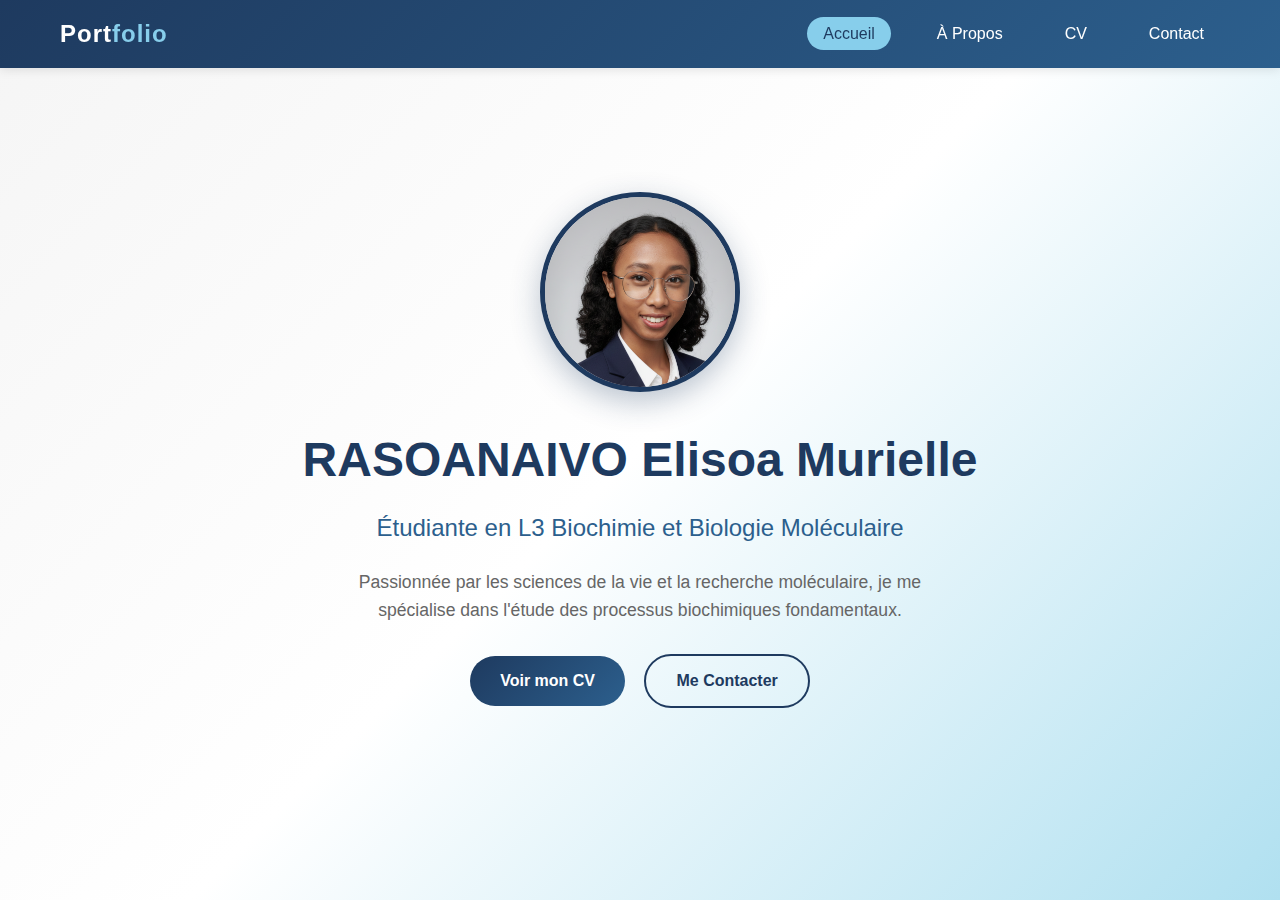
<file: index.html>
<!DOCTYPE html>
<html lang="fr">
<head>
    <meta charset="UTF-8">
    <meta name="viewport" content="width=device-width, initial-scale=1.0">
    <meta http-equiv="Cache-Control" content="no-cache, no-store, must-revalidate">
    <title>Portfolio - Biochimiste Moléculaire</title>
    <link rel="stylesheet" href="css/style.css">
</head>
<body>
    <header>
        <nav>
            <div class="logo">Port<span>folio</span></div>
            <ul class="nav-links">
                <li><a href="index.html" class="active">Accueil</a></li>
                <li><a href="about.html">À Propos</a></li>
                <li><a href="cv.html">CV</a></li>
                <li><a href="contact.html">Contact</a></li>
            </ul>
            <div class="hamburger">
                <span></span>
                <span></span>
                <span></span>
            </div>
        </nav>
    </header>

    <main>
        <section class="hero">
            <div class="hero-content">
                <div class="profile-photo">
                    <img src="/assets/IMG_20251213_174548.png" alt="Photo">
                </div>
                <h1>RASOANAIVO Elisoa Murielle</h1>
                <h2>Étudiante en L3 Biochimie et Biologie Moléculaire</h2>
                <p>Passionnée par les sciences de la vie et la recherche moléculaire, je me spécialise dans l'étude des processus biochimiques fondamentaux.</p>
                <div class="hero-buttons">
                    <a href="cv.html" class="btn">Voir mon CV</a>
                    <a href="contact.html" class="btn btn-secondary">Me Contacter</a>
                </div>
            </div>
        </section>
    </main>

    <script src="js/main.js"></script>
</body>
</html>
</file>
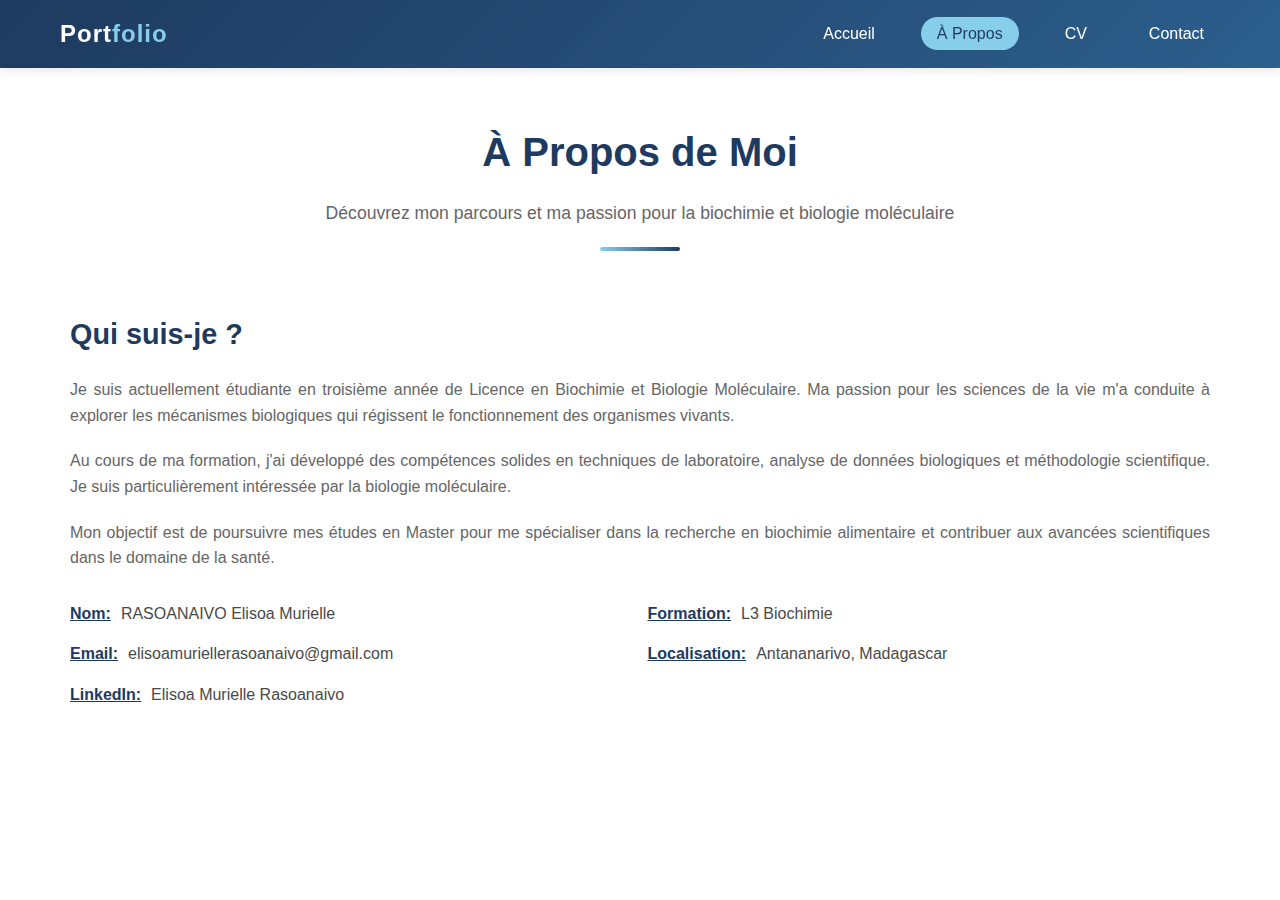
<file: about.html>
<!DOCTYPE html>
<html lang="fr">
<head>
    <meta charset="UTF-8">
    <meta name="viewport" content="width=device-width, initial-scale=1.0">
    <meta http-equiv="Cache-Control" content="no-cache, no-store, must-revalidate">
    <title>À Propos - Portfolio Biochimie</title>
    <link rel="stylesheet" href="css/style.css">
</head>
<body>
    <header>
        <nav>
            <div class="logo">Port<span>folio</span></div>
            <ul class="nav-links">
                <li><a href="index.html">Accueil</a></li>
                <li><a href="about.html" class="active">À Propos</a></li>
                <li><a href="cv.html">CV</a></li>
                <li><a href="contact.html">Contact</a></li>
            </ul>
            <div class="hamburger">
                <span></span>
                <span></span>
                <span></span>
            </div>
        </nav>
    </header>

    <main>
        <section class="about-section" style="padding-top: 120px;">
            <div class="container">
                <div class="section-title">
                    <h2>À Propos de Moi</h2>
                    <p>Découvrez mon parcours et ma passion pour la biochimie et biologie moléculaire</p>
                </div>
                
                <div class="about-content">
                    <div class="about-text">
                        <h3>Qui suis-je ?</h3>
                        <p>
                            Je suis actuellement étudiante en troisième année de Licence en Biochimie et Biologie Moléculaire. 
                            Ma passion pour les sciences de la vie m'a conduite à explorer les mécanismes biologiques 
                            qui régissent le fonctionnement des organismes vivants.
                        </p>
                        <p>
                            Au cours de ma formation, j'ai développé des compétences solides en techniques de laboratoire, 
                            analyse de données biologiques et méthodologie scientifique. Je suis particulièrement 
                            intéressée par la biologie moléculaire.
                        </p>
                        <p>
                            Mon objectif est de poursuivre mes études en Master pour me spécialiser dans la recherche 
                            en biochimie alimentaire et contribuer aux avancées scientifiques dans le domaine de la santé.
                        </p>
                        
                        <div class="about-info">
                            <div class="info-item">
                                <span>Nom:</span>
                                <span>RASOANAIVO Elisoa Murielle</span>
                            </div>
                            <div class="info-item">
                                <span>Formation:</span>
                                <span>L3 Biochimie</span>
                            </div>
                            <div class="info-item">
                                <span>Email:</span>
                                <span>elisoamuriellerasoanaivo@gmail.com</span>
                            </div>
                            <div class="info-item">
                                <span>Localisation:</span>
                                <span>Antananarivo, Madagascar</span>
                            </div>
                             <div class="info-item">
                                <span>LinkedIn:</span>
                                <span>Elisoa Murielle Rasoanaivo</span>
                            </div>
                        </div>
                    </div>
                </div>
            </div>
        </section>
    </main>

    <script src="js/main.js"></script>
</body>
</html>
</file>
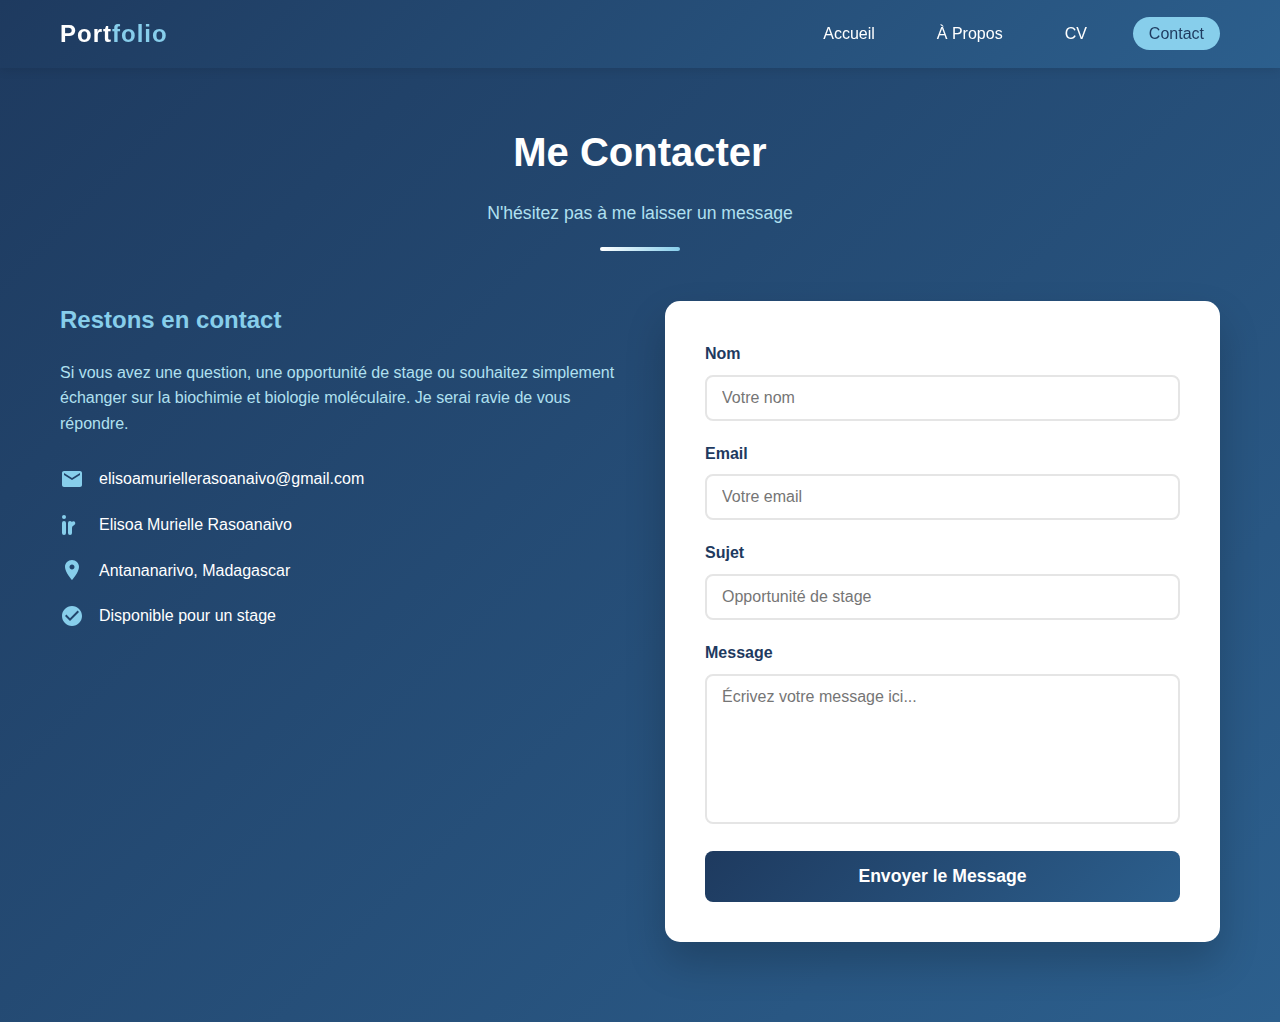
<file: contact.html>
<!DOCTYPE html>
<html lang="fr">
<head>
    <meta charset="UTF-8">
    <meta name="viewport" content="width=device-width, initial-scale=1.0">
    <meta http-equiv="Cache-Control" content="no-cache, no-store, must-revalidate">
    <title>Contact - Portfolio Biochimie</title>
    <link rel="stylesheet" href="css/style.css">
</head>
<body>
    <header>
        <nav>
            <div class="logo">Port<span>folio</span></div>
            <ul class="nav-links">
                <li><a href="index.html">Accueil</a></li>
                <li><a href="about.html">À Propos</a></li>
                <li><a href="cv.html">CV</a></li>
                <li><a href="contact.html" class="active">Contact</a></li>
            </ul>
            <div class="hamburger">
                <span></span>
                <span></span>
                <span></span>
            </div>
        </nav>
    </header>

    <main>
        <section class="contact-section" style="padding-top: 120px; min-height: calc(100vh - 80px);">
            <div class="container">
                <div class="section-title">
                    <h2>Me Contacter</h2>
                    <p>N'hésitez pas à me laisser un message</p>
                </div>
                
                <div class="contact-content">
                    <div class="contact-info">
                        <h3>Restons en contact</h3>
                        <p>
                             Si vous avez une question, une opportunité de stage ou souhaitez simplement 
                            échanger sur la biochimie et biologie moléculaire. Je serai ravie de vous répondre.
                        </p>
                        
                        <div class="contact-details">
                            <div class="contact-item">
                                <svg xmlns="http://www.w3.org/2000/svg" viewBox="0 0 24 24">
                                    <path d="M20 4H4c-1.1 0-1.99.9-1.99 2L2 18c0 1.1.9 2 2 2h16c1.1 0 2-.9 2-2V6c0-1.1-.9-2-2-2zm0 4l-8 5-8-5V6l8 5 8-5v2z"/>
                                </svg>
                                <span>elisoamuriellerasoanaivo@gmail.com</span>
                            </div>
                             <div class="contact-item">
                               <svg xmlns="http://www.w3.org/2000/svg" width="1em" height="1em" viewBox="0 0 24 24"><title xmlns="">linkedin</title><circle cx="4" cy="4" r="2" fill="currentColor" fill-opacity="0"><animate fill="freeze" attributeName="fill-opacity" dur="0.15s" values="0;1"/></circle><g fill="none" stroke="currentColor" stroke-linecap="round" stroke-linejoin="round" stroke-width="4"><path stroke-dasharray="12" stroke-dashoffset="12" d="M4 10v10"><animate fill="freeze" attributeName="stroke-dashoffset" begin="0.15s" dur="0.2s" values="12;0"/></path><path stroke-dasharray="12" stroke-dashoffset="12" d="M10 10v10"><animate fill="freeze" attributeName="stroke-dashoffset" begin="0.45s" dur="0.2s" values="12;0"/></path><path stroke-dasharray="24" stroke-dashoffset="24" d="M10 15c0 -2.76 2.24 -5 5 -5c2.76 0 5 2.24 5 5v5"><animate fill="freeze" attributeName="stroke-dashoffset" begin="0.65s" dur="0.2s" values="24;0"/></path></g></svg>
                                <span>Elisoa Murielle Rasoanaivo</span>
                            </div>
                            <div class="contact-item">
                                <svg xmlns="http://www.w3.org/2000/svg" viewBox="0 0 24 24">
                                    <path d="M12 2C8.13 2 5 5.13 5 9c0 5.25 7 13 7 13s7-7.75 7-13c0-3.87-3.13-7-7-7zm0 9.5c-1.38 0-2.5-1.12-2.5-2.5s1.12-2.5 2.5-2.5 2.5 1.12 2.5 2.5-1.12 2.5-2.5 2.5z"/>
                                </svg>
                                <span>Antananarivo, Madagascar</span>
                            </div>
                            <div class="contact-item">
                                <svg xmlns="http://www.w3.org/2000/svg" viewBox="0 0 24 24">
                                    <path d="M12 2C6.48 2 2 6.48 2 12s4.48 10 10 10 10-4.48 10-10S17.52 2 12 2zm-2 15l-5-5 1.41-1.41L10 14.17l7.59-7.59L19 8l-9 9z"/>
                                </svg>
                                <span>Disponible pour un stage</span>
                            </div>
                        </div>
                    </div>
                    
                    <div class="contact-form">
                        <form id="contactForm" action="https://formspree.io/f/YOUR_FORM_ID_HERE" method="POST">
                            <div class="form-group">
                                <label for="name">Nom</label>
                                <input type="text" id="name" name="name" placeholder="Votre nom" required>
                            </div>
                            <div class="form-group">
                                <label for="email">Email</label>
                                <input type="email" id="email" name="email" placeholder="Votre email" required>
                            </div>
                            <div class="form-group">
                                <label for="subject">Sujet</label>
                                <input type="text" id="subject" name="subject" placeholder="Opportunité de stage" required>
                            </div>
                            <div class="form-group">
                                <label for="message">Message</label>
                                <textarea id="message" name="message" placeholder="Écrivez votre message ici..." required></textarea>
                            </div>
                            <button type="submit" class="submit-btn">Envoyer le Message</button>
                        </form>
                        <div class="success-message">
                            Votre message a été envoyé avec succès ! Je vous répondrai dans les plus brefs délais.
                        </div>
                        <div class="error-message"></div>
                    </div>
                </div>
            </div>
        </section>
    </main>


    <script src="js/main.js"></script>
</body>
</html>
</file>
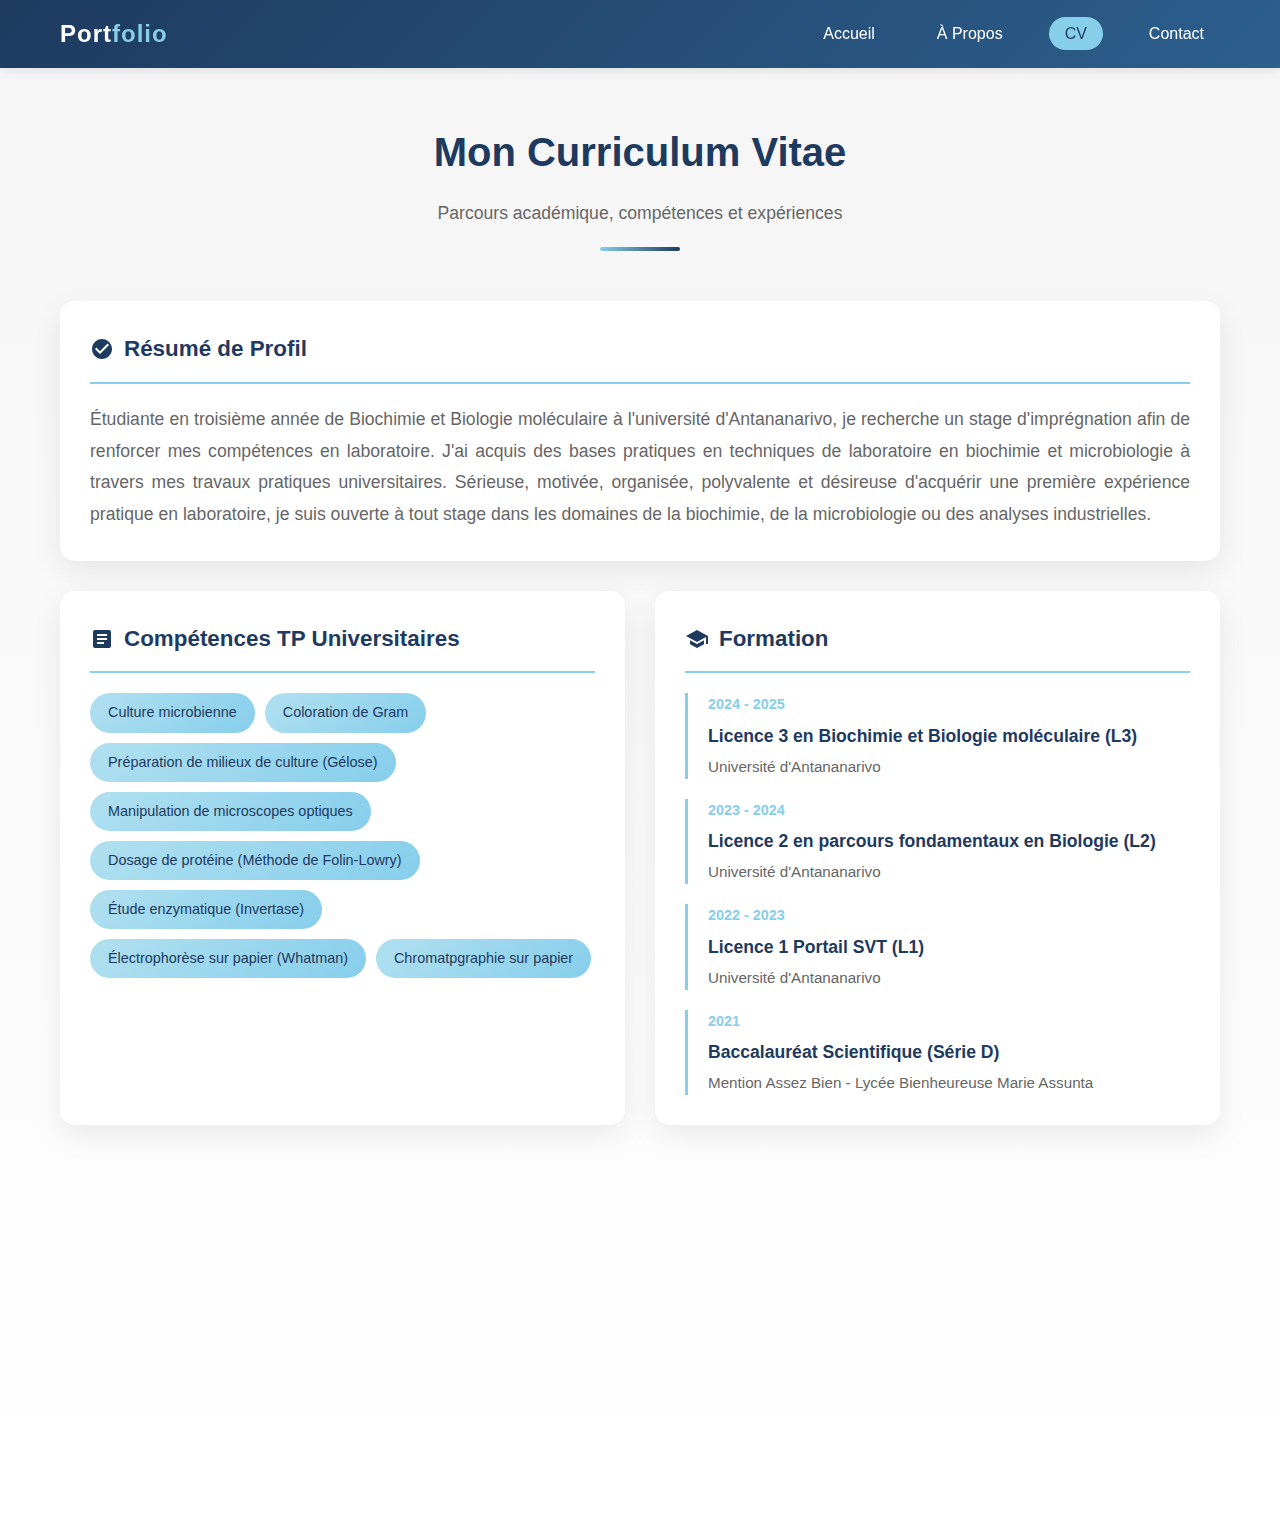
<file: cv.html>
<!DOCTYPE html>
<html lang="fr">
<head>
    <meta charset="UTF-8">
    <meta name="viewport" content="width=device-width, initial-scale=1.0">
    <meta http-equiv="Cache-Control" content="no-cache, no-store, must-revalidate">
    <title>CV - Portfolio Biochimie</title>
    <link rel="stylesheet" href="css/style.css">
</head>
<body>
    <header>
        <nav>
            <div class="logo">Port<span>folio</span></div>
            <ul class="nav-links">
                <li><a href="index.html">Accueil</a></li>
                <li><a href="about.html">À Propos</a></li>
                <li><a href="cv.html" class="active">CV</a></li>
                <li><a href="contact.html">Contact</a></li>
            </ul>
            <div class="hamburger">
                <span></span>
                <span></span>
                <span></span>
            </div>
        </nav>
    </header>

    <main>
        <section class="cv-section" style="padding-top: 120px;">
            <div class="container">
                <div class="section-title">
                    <h2>Mon Curriculum Vitae</h2>
                    <p>Parcours académique, compétences et expériences</p>
                </div>
                
                <div class="cv-grid">
                    <div class="cv-card full-width">
                        <h3>
                            <svg xmlns="http://www.w3.org/2000/svg" viewBox="0 0 24 24">
                                <path d="M12 2C6.48 2 2 6.48 2 12s4.48 10 10 10 10-4.48 10-10S17.52 2 12 2zm-2 15l-5-5 1.41-1.41L10 14.17l7.59-7.59L19 8l-9 9z"/>
                            </svg>
                            Résumé de Profil
                        </h3>
                        <p class="profile-summary">
                            Étudiante en troisième année de Biochimie et Biologie moléculaire à l'université d'Antananarivo, je recherche un stage d'imprégnation afin de renforcer mes compétences en laboratoire. J'ai acquis des bases pratiques en techniques de laboratoire en biochimie et microbiologie à travers mes travaux pratiques universitaires. Sérieuse, motivée, organisée, polyvalente et désireuse d'acquérir une première expérience pratique en laboratoire, je suis ouverte à tout stage  dans les domaines de la biochimie, de la microbiologie ou des analyses industrielles.  
                        </p>
                    </div>
                    
                    <div class="cv-card">
                        <h3>
                            <svg xmlns="http://www.w3.org/2000/svg" viewBox="0 0 24 24">
                                <path d="M19 3H5c-1.1 0-2 .9-2 2v14c0 1.1.9 2 2 2h14c1.1 0 2-.9 2-2V5c0-1.1-.9-2-2-2zm-5 14H7v-2h7v2zm3-4H7v-2h10v2zm0-4H7V7h10v2z"/>
                            </svg>
                            Compétences TP Universitaires
                        </h3>
                        <div class="skill-list">
                            <span class="skill-item">Culture microbienne</span>
                            <span class="skill-item">Coloration de Gram</span>
                            <span class="skill-item">Préparation de milieux de culture (Gélose)</span>
                            <span class="skill-item">Manipulation de microscopes optiques</span>
                            <span class="skill-item">Dosage de protéine (Méthode de Folin-Lowry)</span>
                            <span class="skill-item">Étude enzymatique (Invertase)</span>
                            <span class="skill-item">Électrophorèse sur papier (Whatman)</span>
                            <span class="skill-item">Chromatpgraphie sur papier</span>
                        </div>
                    </div>
                    
                    <div class="cv-card">
                        <h3>
                            <svg xmlns="http://www.w3.org/2000/svg" viewBox="0 0 24 24">
                                <path d="M5 13.18v4L12 21l7-3.82v-4L12 17l-7-3.82zM12 3L1 9l11 6 9-4.91V17h2V9L12 3z"/>
                            </svg>
                            Formation
                        </h3>
                        <div class="formation-item">
                            <div class="date">2024 - 2025</div>
                            <h4>Licence 3 en Biochimie et Biologie moléculaire (L3)</h4>
                            <p>Université d'Antananarivo</p>
                        </div>
                        <div class="formation-item">
                            <div class="date">2023 - 2024</div>
                            <h4>Licence 2 en parcours fondamentaux en Biologie (L2)</h4>
                            <p>Université d'Antananarivo</p>
                        </div>
                            <div class="formation-item">
                            <div class="date">2022 - 2023</div>
                            <h4>Licence 1 Portail SVT (L1)</h4>
                            <p>Université d'Antananarivo</p>
                        </div>
                        <div class="formation-item">
                            <div class="date">2021</div>
                            <h4>Baccalauréat Scientifique (Série D)</h4>
                            <p>Mention Assez Bien - Lycée Bienheureuse Marie Assunta</p>
                        </div>
                    </div>
                    
                    <div class="cv-card">
                        <h3>
                            <svg xmlns="http://www.w3.org/2000/svg" viewBox="0 0 24 24">
                                <path d="M12.87 15.07l-2.54-2.51.03-.03c1.74-1.94 2.98-4.17 3.71-6.53H17V4h-7V2H8v2H1v1.99h11.17C11.5 7.92 10.44 9.75 9 11.35 8.07 10.32 7.3 9.19 6.69 8h-2c.73 1.63 1.73 3.17 2.98 4.56l-5.09 5.02L4 19l5-5 3.11 3.11.76-2.04zM18.5 10h-2L12 22h2l1.12-3h4.75L21 22h2l-4.5-12zm-2.62 7l1.62-4.33L19.12 17h-3.24z"/>
                            </svg>
                            Langues
                        </h3>
                        <div class="language-list">
                            <div class="language-item">
                                <span class="language-name">Français</span>
                                <span class="language-level">Niveau DELF B2</span>
                                <div class="progress-bar">
                                    <div class="progress-fill" style="width: 70%;"></div>
                                </div>
                            </div>
                            <div class="language-item">
                                <span class="language-name">Anglais</span>
                                <span class="language-level">Niveau Intermédiaire</span>
                                <div class="progress-bar">
                                    <div class="progress-fill" style="width: 50%;"></div>
                                </div>
                            </div>
                            <div class="language-item">
                                <span class="language-name">Malagasy</span>
                                <span class="language-level">Langue maternelle</span>
                                <div class="progress-bar">
                                    <div class="progress-fill" style="width: 100%;"></div>
                                </div>
                            </div>
                        </div>
                    </div>
                    
                    <div class="cv-card">
                        <h3>
                            <svg xmlns="http://www.w3.org/2000/svg" viewBox="0 0 24 24">
                                <path d="M20 18c1.1 0 1.99-.9 1.99-2L22 6c0-1.1-.9-2-2-2H4c-1.1 0-2 .9-2 2v10c0 1.1.9 2 2 2H0v2h24v-2h-4zM4 6h16v10H4V6z"/>
                            </svg>
                            Compétences Informatiques
                        </h3>
                        <div class="info-list">
                            <div class="info-item-cv">
                                <span class="info-name">Suite Office</span>
                                <span class="info-level">Word</span>
                            </div>
                            <div class="info-item-cv">
                                <span class="info-name">Logiciels scientifiques</span>
                                <span class="info-level">Garlic Proteine Visualization</span>
                            </div>
                            <div class="info-item-cv">
                                <span class="info-name">Statistiques</span>
                                <span class="info-level">R</span>
                            </div>
                        </div>
                    </div>
                </div>
            </div>
        </section>
    </main>


    <script src="js/main.js"></script>
</body>
</html>
</file>
<file: css/style.css>
* {
    margin: 0;
    padding: 0;
    box-sizing: border-box;
}

:root {
    --sky-blue: #87CEEB;
    --sky-blue-light: #B0E0F0;
    --guardian-blue: #1E3A5F;
    --guardian-blue-light: #2C5F8D;
    --white: #FFFFFF;
    --gray-light: #F5F5F5;
    --gray: #E5E5E5;
    --gray-dark: #4A4A4A;
    --gray-text: #666666;
}

html {
    scroll-behavior: smooth;
}

body {
    font-family: 'Segoe UI', Tahoma, Geneva, Verdana, sans-serif;
    line-height: 1.6;
    color: var(--gray-dark);
    background-color: var(--white);
}

a {
    text-decoration: none;
    color: inherit;
}

ul {
    list-style: none;
}

.container {
    max-width: 1200px;
    margin: 0 auto;
    padding: 0 20px;
}

header {
    background: linear-gradient(135deg, var(--guardian-blue) 0%, var(--guardian-blue-light) 100%);
    padding: 15px 0;
    position: fixed;
    width: 100%;
    top: 0;
    z-index: 1000;
    box-shadow: 0 2px 10px rgba(0, 0, 0, 0.1);
}

nav {
    display: flex;
    justify-content: space-between;
    align-items: center;
    max-width: 1200px;
    margin: 0 auto;
    padding: 0 20px;
}

.logo {
    font-size: 1.5rem;
    font-weight: 700;
    color: var(--white);
    letter-spacing: 1px;
}

.logo span {
    color: var(--sky-blue);
}

.nav-links {
    display: flex;
    gap: 30px;
}

.nav-links a {
    color: var(--white);
    font-weight: 500;
    padding: 8px 16px;
    border-radius: 25px;
    transition: all 0.3s ease;
}

.nav-links a:hover,
.nav-links a.active {
    background-color: var(--sky-blue);
    color: var(--guardian-blue);
}

.hamburger {
    display: none;
    flex-direction: column;
    cursor: pointer;
    gap: 5px;
}

.hamburger span {
    width: 25px;
    height: 3px;
    background-color: var(--white);
    border-radius: 3px;
    transition: all 0.3s ease;
}

.hero {
    min-height: 100vh;
    display: flex;
    align-items: center;
    justify-content: center;
    background: linear-gradient(135deg, var(--gray-light) 0%, var(--white) 50%, var(--sky-blue-light) 100%);
    padding-top: 80px;
}

.hero-content {
    text-align: center;
    animation: fadeInUp 1s ease;
}

.profile-photo {
    width: 200px;
    height: 200px;
    border-radius: 50%;
    border: 5px solid var(--guardian-blue);
    box-shadow: 0 10px 30px rgba(30, 58, 95, 0.3);
    margin-bottom: 30px;
    object-fit: cover;
    background-color: var(--gray);
    display: flex;
    align-items: center;
    justify-content: center;
    margin-left: auto;
    margin-right: auto;
    overflow: hidden;
}

.profile-photo img {
    width: 100%;
    height: 100%;
    object-fit: cover;
}

.photo-placeholder {
    width: 100%;
    height: 100%;
    display: flex;
    flex-direction: column;
    align-items: center;
    justify-content: center;
    background-color: var(--gray);
    color: var(--gray-dark);
    font-size: 0.9rem;
}


.hero h1 {
    font-size: 3rem;
    color: var(--guardian-blue);
    margin-bottom: 10px;
}

.hero h2 {
    font-size: 1.5rem;
    color: var(--guardian-blue-light);
    font-weight: 400;
    margin-bottom: 20px;
}

.hero p {
    font-size: 1.1rem;
    color: var(--gray-text);
    max-width: 600px;
    margin: 0 auto 30px;
}

.btn {
    display: inline-block;
    padding: 12px 30px;
    background: linear-gradient(135deg, var(--guardian-blue) 0%, var(--guardian-blue-light) 100%);
    color: var(--white);
    border-radius: 30px;
    font-weight: 600;
    transition: all 0.3s ease;
    border: none;
    cursor: pointer;
}

.btn:hover {
    transform: translateY(-3px);
    box-shadow: 0 10px 20px rgba(30, 58, 95, 0.3);
}

.btn-secondary {
    background: transparent;
    border: 2px solid var(--guardian-blue);
    color: var(--guardian-blue);
    margin-left: 15px;
}

.btn-secondary:hover {
    background: var(--guardian-blue);
    color: var(--white);
}

section {
    padding: 80px 0;
}

.section-title {
    text-align: center;
    margin-bottom: 50px;
}

.section-title h2 {
    font-size: 2.5rem;
    color: var(--guardian-blue);
    margin-bottom: 15px;
}

.section-title p {
    color: var(--gray-text);
    font-size: 1.1rem;
}

.section-title::after {
    content: '';
    display: block;
    width: 80px;
    height: 4px;
    background: linear-gradient(90deg, var(--sky-blue) 0%, var(--guardian-blue) 100%);
    margin: 20px auto 0;
    border-radius: 2px;
}

.about-section {
    background-color: var(--white);
}

.about-content {
    padding: 10px ;
    align-items: center;
}

.about-text h3 {
    font-size: 1.8rem;
    color: var(--guardian-blue);
    margin-bottom: 20px;
}

.about-text p {
    color: var(--gray-text);
    margin-bottom: 20px;
    text-align: justify;
}

.about-info {
    display: grid;
    grid-template-columns: 1fr 1fr;
    gap: 15px;
    margin-top: 30px;
}

.info-item {
    display: flex;
    align-items: center;
    gap: 10px;
}

.info-item span:first-child {
    font-weight: 600;
    color: var(--guardian-blue);
    text-decoration: underline;
}

.cv-section {
    background: linear-gradient(180deg, var(--gray-light) 0%, var(--white) 100%);
}

.cv-grid {
    display: grid;
    grid-template-columns: repeat(2, 1fr);
    gap: 30px;
}

.cv-card {
    background: var(--white);
    padding: 30px;
    border-radius: 15px;
    box-shadow: 0 10px 30px rgba(0, 0, 0, 0.08);
    transition: all 0.3s ease;
}

.cv-card:hover {
    transform: translateY(-5px);
    box-shadow: 0 20px 40px rgba(0, 0, 0, 0.12);
}

.cv-card h3 {
    color: var(--guardian-blue);
    font-size: 1.4rem;
    margin-bottom: 20px;
    padding-bottom: 15px;
    border-bottom: 2px solid var(--sky-blue);
    display: flex;
    align-items: center;
    gap: 10px;
}

.cv-card h3 svg {
    width: 24px;
    height: 24px;
    fill: var(--guardian-blue);
}

.cv-card.full-width {
    grid-column: 1 / -1;
}

.profile-summary {
    font-size: 1.1rem;
    line-height: 1.8;
    color: var(--gray-text);
    text-align: justify;
}

.skill-list {
    display: flex;
    flex-wrap: wrap;
    gap: 10px;
}

.skill-item {
    background: linear-gradient(135deg, var(--sky-blue-light) 0%, var(--sky-blue) 100%);
    color: var(--guardian-blue);
    padding: 8px 18px;
    border-radius: 20px;
    font-size: 0.9rem;
    font-weight: 500;
    transition: all 0.3s ease;
}

.skill-item:hover {
    background: linear-gradient(135deg, var(--guardian-blue) 0%, var(--guardian-blue-light) 100%);
    color: var(--white);
}

.formation-item {
    margin-bottom: 20px;
    padding-left: 20px;
    border-left: 3px solid var(--sky-blue);
}

.formation-item:last-child {
    margin-bottom: 0;
}

.formation-item h4 {
    color: var(--guardian-blue);
    font-size: 1.1rem;
    margin-bottom: 5px;
}

.formation-item .date {
    color: var(--sky-blue);
    font-weight: 600;
    font-size: 0.9rem;
    margin-bottom: 5px;
}

.formation-item p {
    color: var(--gray-text);
    font-size: 0.95rem;
}

.language-list,
.info-list {
    display: flex;
    flex-direction: column;
    gap: 15px;
}

.language-item,
.info-item-cv {
    display: flex;
    justify-content: space-between;
    align-items: center;
    padding: 10px 0;
    border-bottom: 1px solid var(--gray);
}

.language-item:last-child,
.info-item-cv:last-child {
    border-bottom: none;
}

.language-name,
.info-name {
    font-weight: 600;
    color: var(--guardian-blue);
}

.language-level,
.info-level {
    color: var(--gray-text);
    font-size: 0.9rem;
}

.progress-bar {
    width: 100px;
    height: 8px;
    background-color: var(--gray);
    border-radius: 4px;
    overflow: hidden;
    margin-left: 15px;
}

.progress-fill {
    height: 100%;
    background: linear-gradient(90deg, var(--sky-blue) 0%, var(--guardian-blue) 100%);
    border-radius: 4px;
}

.contact-section {
    background: linear-gradient(135deg, var(--guardian-blue) 0%, var(--guardian-blue-light) 100%);
    color: var(--sky-blue);
}

.contact-section .section-title h2 {
    color: var(--white);
}

.contact-section .section-title p {
    color: var(--sky-blue-light);
}

.contact-section .section-title::after {
    background: linear-gradient(90deg, var(--white) 0%, var(--sky-blue) 100%);
}

.contact-content {
    display: grid;
    grid-template-columns: 1fr 1fr;
    gap: 50px;
}

.contact-info h3 {
    font-size: 1.5rem;
    margin-bottom: 20px;
}

.contact-info p {
    color: var(--sky-blue-light);
    margin-bottom: 30px;
}

.contact-details {
    display: flex;
    flex-direction: column;
    gap: 20px;
}

.contact-item {
    display: flex;
    align-items: center;
    gap: 15px;
}

.contact-item svg {
    width: 24px;
    height: 24px;
    fill: var(--sky-blue);
}

.contact-item span {
    color: var(--white);
}

.contact-form {
    background: var(--white);
    padding: 40px;
    border-radius: 15px;
    box-shadow: 0 20px 40px rgba(0, 0, 0, 0.2);
}

.form-group {
    margin-bottom: 20px;
}

.form-group label {
    display: block;
    margin-bottom: 8px;
    color: var(--guardian-blue);
    font-weight: 600;
}

.form-group input,
.form-group textarea {
    width: 100%;
    padding: 12px 15px;
    border: 2px solid var(--gray);
    border-radius: 8px;
    font-size: 1rem;
    transition: all 0.3s ease;
    font-family: inherit;
}

.form-group input:focus,
.form-group textarea:focus {
    outline: none;
    border-color: var(--sky-blue);
    box-shadow: 0 0 10px rgba(135, 206, 235, 0.3);
}

.form-group textarea {
    height: 150px;
    resize: none;
}

.submit-btn {
    width: 100%;
    padding: 15px;
    background: linear-gradient(135deg, var(--guardian-blue) 0%, var(--guardian-blue-light) 100%);
    color: var(--white);
    border: none;
    border-radius: 8px;
    font-size: 1.1rem;
    font-weight: 600;
    cursor: pointer;
    transition: all 0.3s ease;
}

.submit-btn:hover {
    transform: translateY(-2px);
    box-shadow: 0 10px 20px rgba(30, 58, 95, 0.3);
}

.success-message,
.error-message {
    display: none;
    padding: 15px;
    border-radius: 8px;
    text-align: center;
    margin-top: 20px;
    white-space: pre-line;
}

.success-message {
    background-color: #4CAF50;
    color: white;
}

.error-message {
    background-color: #f44336;
    color: white;
}

.success-message.show,
.error-message.show {
    display: block;
    animation: fadeIn 0.5s ease;
}

.photo-instructions {
    font-size: 0.75rem;
    color: var(--gray-text);
    margin-top: 10px;
    text-align: center;
}

footer {
    background-color: var(--guardian-blue);
    color: var(--white);
    padding: 30px 0;
    text-align: center;
}

footer p {
    color: var(--sky-blue-light);
}

footer a {
    color: var(--sky-blue);
    transition: color 0.3s ease;
}

footer a:hover {
    color: var(--white);
}

@keyframes fadeInUp {
    from {
        opacity: 0;
        transform: translateY(30px);
    }
    to {
        opacity: 1;
        transform: translateY(0);
    }
}

@keyframes fadeIn {
    from {
        opacity: 0;
    }
    to {
        opacity: 1;
    }
}

@media (max-width: 992px) {
    .about-content {
        grid-template-columns: 1fr;
    }
    
    .cv-grid {
        grid-template-columns: 1fr;
    }
    
    .contact-content {
        grid-template-columns: 1fr;
    }
}

@media (max-width: 768px) {
    .hamburger {
        display: flex;
    }
    
    .nav-links {
        position: fixed;
        top: 60px;
        left: -100%;
        width: 100%;
        height: calc(100vh - 60px);
        background: var(--guardian-blue);
        flex-direction: column;
        align-items: center;
        justify-content: flex-start;
        padding-top: 50px;
        gap: 20px;
        transition: all 0.3s ease;
    }
    
    .nav-links.active {
        left: 0;
    }
    
    .hero h1 {
        font-size: 2rem;
    }
    
    .hero h2 {
        font-size: 1.2rem;
    }
    
    .section-title h2 {
        font-size: 1.8rem;
    }
    
    .about-info {
        grid-template-columns: 1fr;
    }
    
    .btn-secondary {
        margin-left: 0;
        margin-top: 15px;
    }
}

@media (max-width: 480px) {
    .profile-photo {
        width: 150px;
        height: 150px;
    }
    
    .hero h1 {
        font-size: 1.6rem;
    }
    
    .cv-card {
        padding: 20px;
    }
    
    .contact-form {
        padding: 25px;
    }
}
</file>
